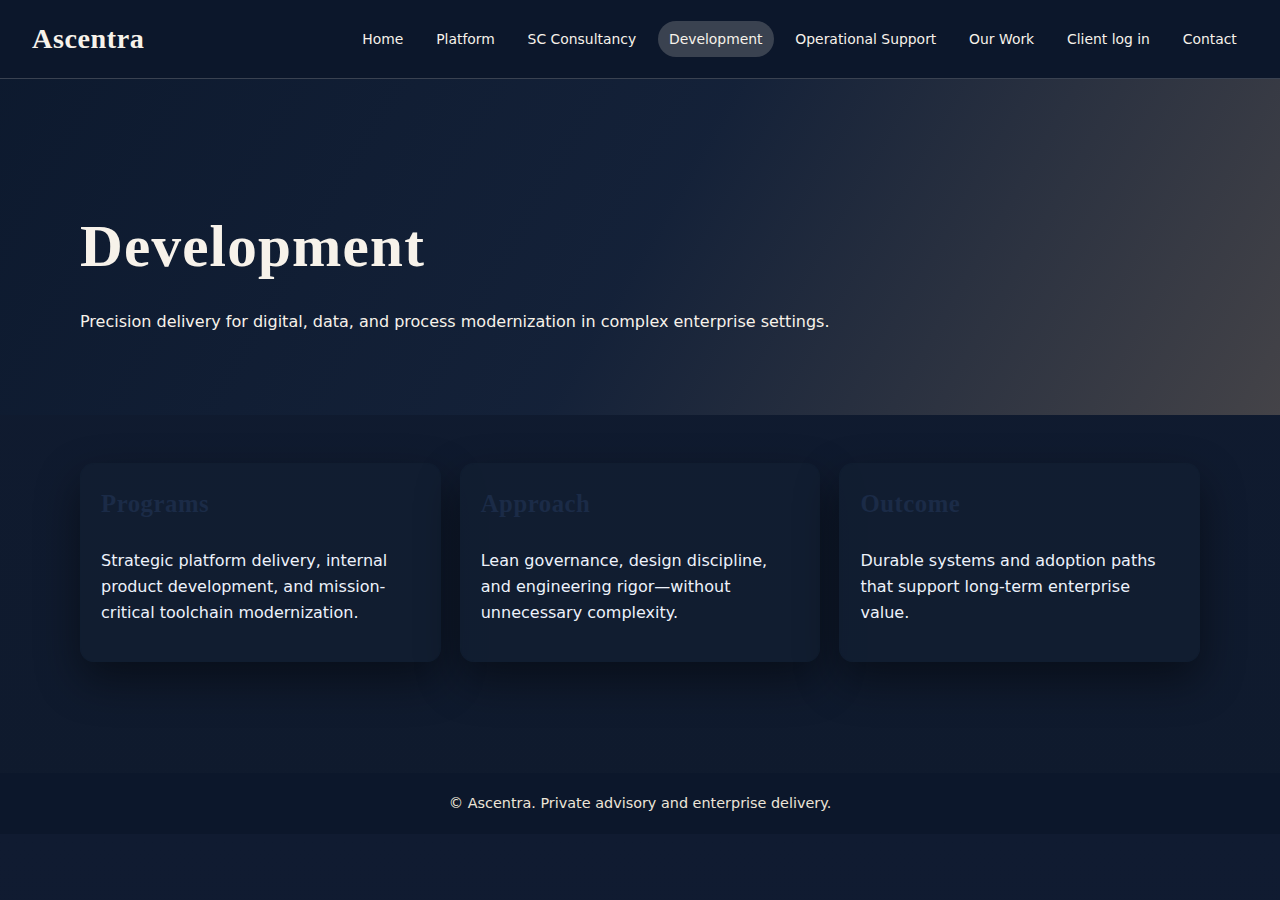
<file: ascentra-development.html>
<!DOCTYPE html>
<html lang="en">
<head>
  <meta charset="UTF-8" />
  <meta name="viewport" content="width=device-width, initial-scale=1.0" />
  <title>Ascentra Development</title>
  <link rel="icon" type="image/svg+xml" href="assets/favicon.svg" />
  <link rel="stylesheet" href="css/styles.css" />
</head>
<body>
  <header class="site-header"><div class="nav-wrap"><a class="brand" href="index.html">Ascentra</a><nav class="nav-links"><a href="index.html">Home</a><a href="platform.html">Platform</a><a href="ascentra-sc-consultancy.html">SC Consultancy</a><a href="ascentra-development.html">Development</a><a href="ascentra-operational-support.html">Operational Support</a><a href="our-work.html">Our Work</a><a href="client-login.html">Client log in</a><a href="contact.html">Contact</a></nav></div></header>
  <main><section class="page-hero"><div class="inner"><h1>Development</h1><p>Precision delivery for digital, data, and process modernization in complex enterprise settings.</p></div></section><section class="content"><div class="grid"><article class="card"><h3>Programs</h3><p>Strategic platform delivery, internal product development, and mission-critical toolchain modernization.</p></article><article class="card"><h3>Approach</h3><p>Lean governance, design discipline, and engineering rigor—without unnecessary complexity.</p></article><article class="card"><h3>Outcome</h3><p>Durable systems and adoption paths that support long-term enterprise value.</p></article></div></section></main>
  <footer class="site-footer">© Ascentra. Private advisory and enterprise delivery.</footer><script src="js/main.js"></script>
</body>
</html>
</file>
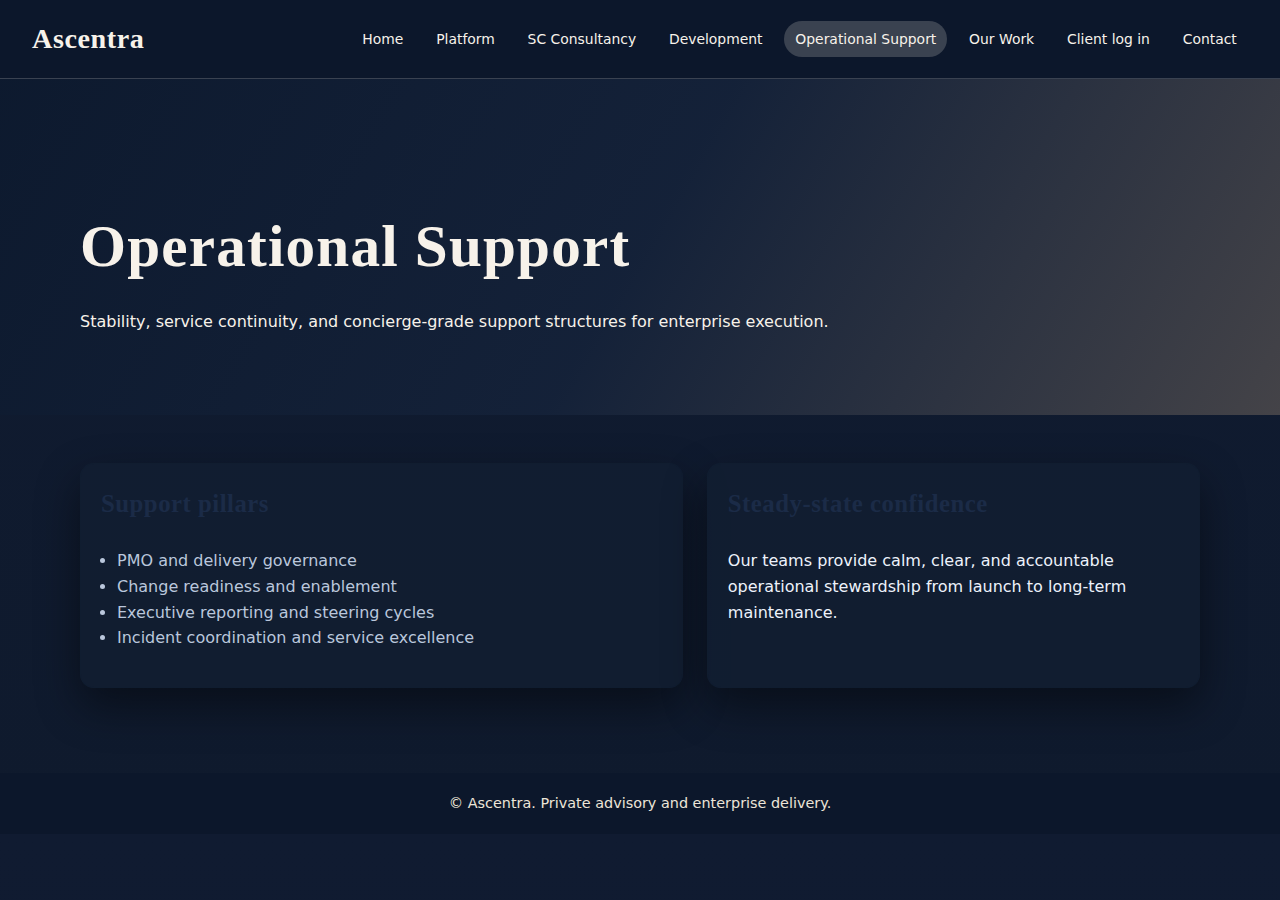
<file: ascentra-operational-support.html>
<!DOCTYPE html><html lang="en"><head>
<meta charset="UTF-8" /><meta name="viewport" content="width=device-width, initial-scale=1.0" />
<title>Ascentra Operational Support</title><link rel="icon" type="image/svg+xml" href="assets/favicon.svg" />
<link rel="stylesheet" href="css/styles.css" /></head><body>
<header class="site-header"><div class="nav-wrap"><a class="brand" href="index.html">Ascentra</a><nav class="nav-links">
<a href="index.html">Home</a><a href="platform.html">Platform</a><a href="ascentra-sc-consultancy.html">SC Consultancy</a><a href="ascentra-development.html">Development</a><a href="ascentra-operational-support.html">Operational Support</a><a href="our-work.html">Our Work</a><a href="client-login.html">Client log in</a><a href="contact.html">Contact</a>
</nav></div></header>
<main><section class="page-hero"><div class="inner"><h1>Operational Support</h1><p>Stability, service continuity, and concierge-grade support structures for enterprise execution.</p></div></section>
<section class="content"><div class="split"><article class="card"><h3>Support pillars</h3><ul class="feature-list"><li>PMO and delivery governance</li><li>Change readiness and enablement</li><li>Executive reporting and steering cycles</li><li>Incident coordination and service excellence</li></ul></article><article class="card"><h3>Steady-state confidence</h3><p>Our teams provide calm, clear, and accountable operational stewardship from launch to long-term maintenance.</p></article></div></section></main>
<footer class="site-footer">© Ascentra. Private advisory and enterprise delivery.</footer><script src="js/main.js"></script></body></html>
</file>
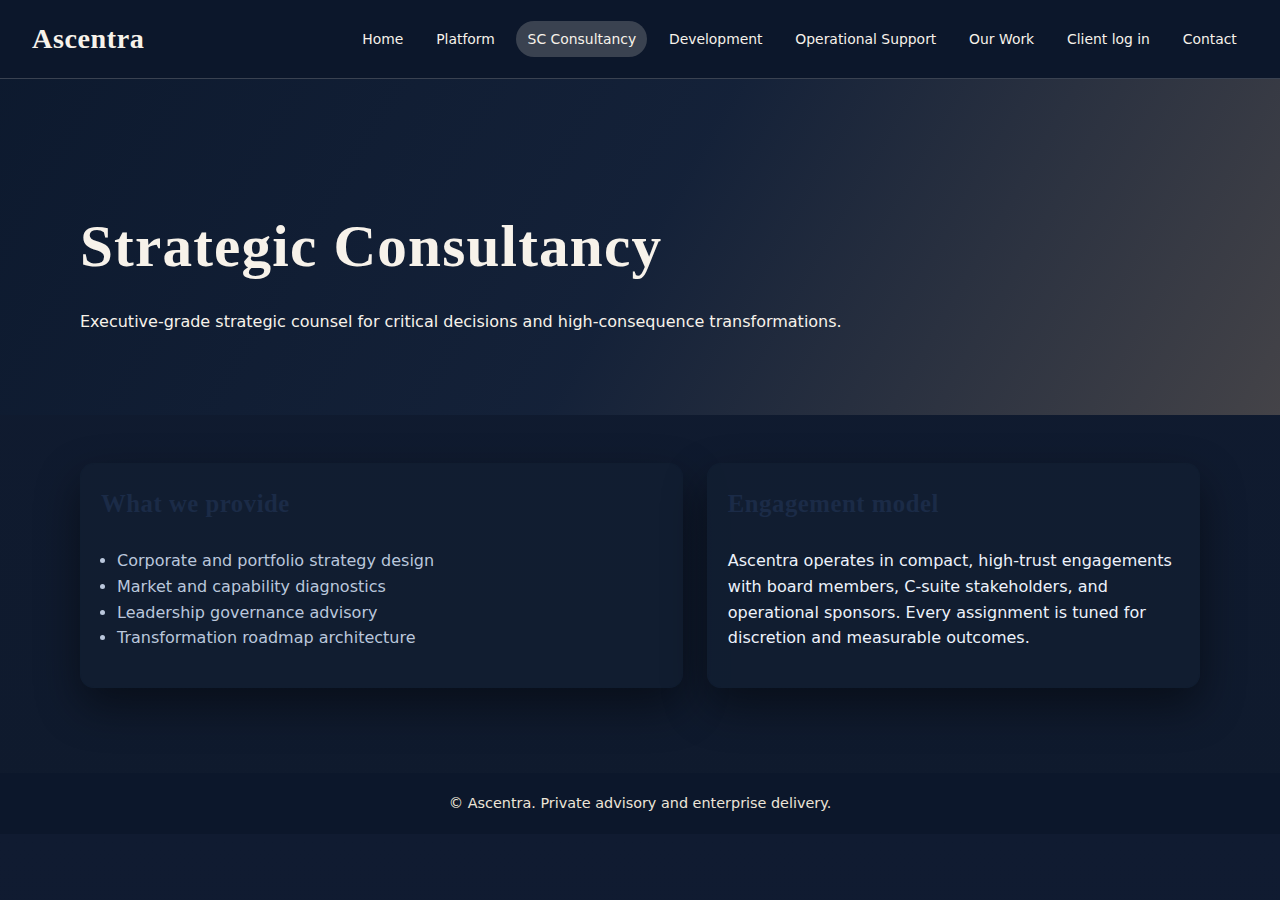
<file: ascentra-sc-consultancy.html>
<!DOCTYPE html>
<html lang="en">
<head>
  <meta charset="UTF-8" />
  <meta name="viewport" content="width=device-width, initial-scale=1.0" />
  <title>Ascentra SC Consultancy</title>
  <link rel="icon" type="image/svg+xml" href="assets/favicon.svg" />
  <link rel="stylesheet" href="css/styles.css" />
</head>
<body>
  <header class="site-header">
    <div class="nav-wrap">
      <a class="brand" href="index.html">Ascentra</a>
      <nav class="nav-links">
        <a href="index.html">Home</a><a href="platform.html">Platform</a><a href="ascentra-sc-consultancy.html">SC Consultancy</a><a href="ascentra-development.html">Development</a><a href="ascentra-operational-support.html">Operational Support</a><a href="our-work.html">Our Work</a><a href="client-login.html">Client log in</a><a href="contact.html">Contact</a>
      </nav>
    </div>
  </header>

  <main>
    <section class="page-hero"><div class="inner"><h1>Strategic Consultancy</h1><p>Executive-grade strategic counsel for critical decisions and high-consequence transformations.</p></div></section>
    <section class="content"><div class="split"><article class="card"><h3>What we provide</h3><ul class="feature-list"><li>Corporate and portfolio strategy design</li><li>Market and capability diagnostics</li><li>Leadership governance advisory</li><li>Transformation roadmap architecture</li></ul></article><article class="card"><h3>Engagement model</h3><p>Ascentra operates in compact, high-trust engagements with board members, C-suite stakeholders, and operational sponsors. Every assignment is tuned for discretion and measurable outcomes.</p></article></div></section>
  </main>

  <footer class="site-footer">© Ascentra. Private advisory and enterprise delivery.</footer>
  <script src="js/main.js"></script>
</body>
</html>
</file>
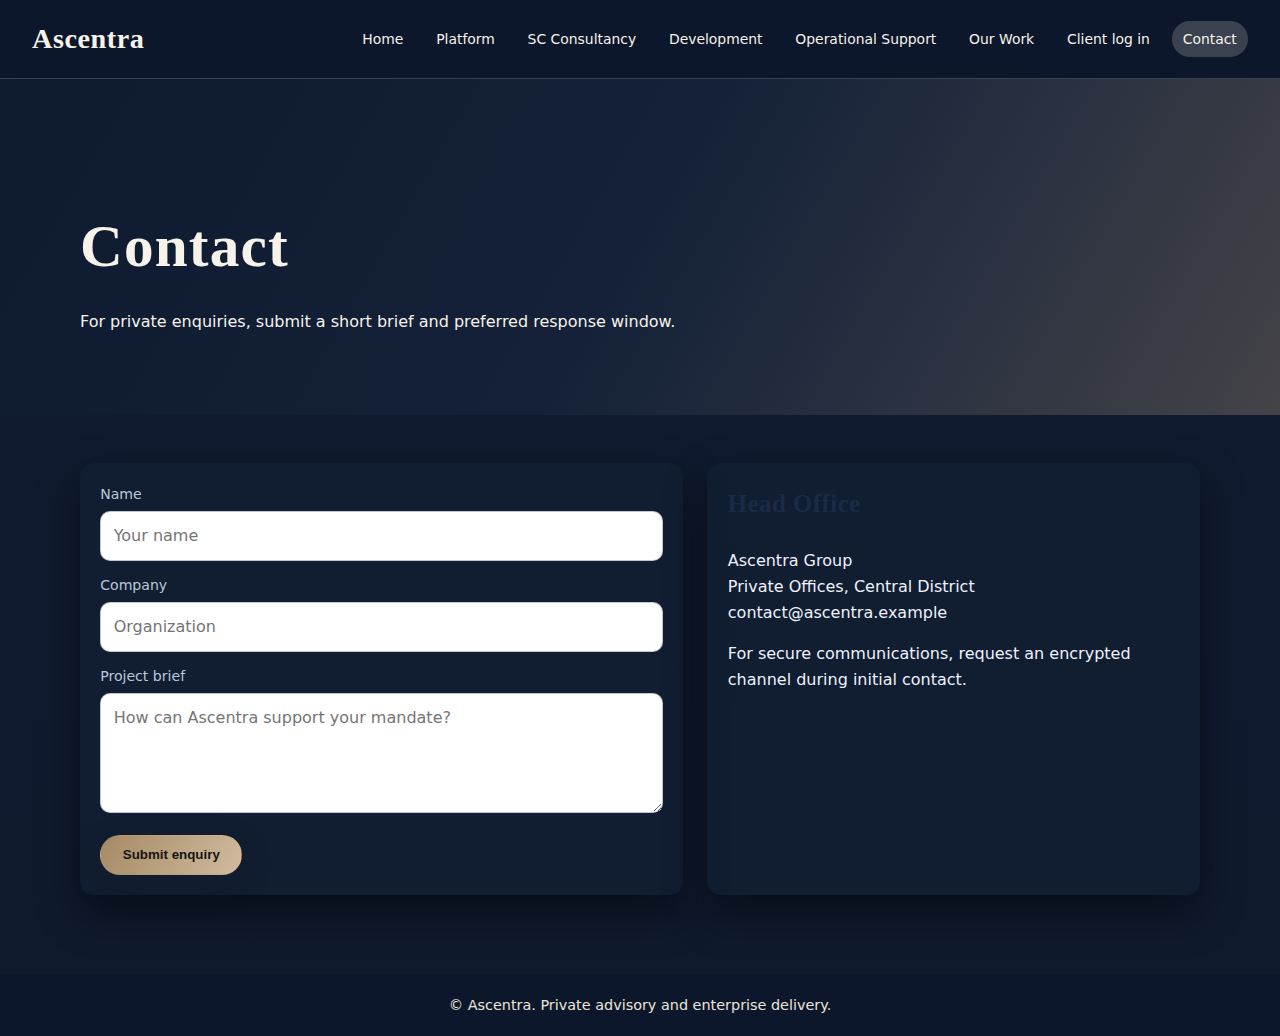
<file: contact.html>
<!DOCTYPE html><html lang="en"><head>
<meta charset="UTF-8" /><meta name="viewport" content="width=device-width, initial-scale=1.0" />
<title>Contact | Ascentra</title><link rel="icon" type="image/svg+xml" href="assets/favicon.svg" />
<link rel="stylesheet" href="css/styles.css" /></head><body>
<header class="site-header"><div class="nav-wrap"><a class="brand" href="index.html">Ascentra</a><nav class="nav-links">
<a href="index.html">Home</a><a href="platform.html">Platform</a><a href="ascentra-sc-consultancy.html">SC Consultancy</a><a href="ascentra-development.html">Development</a><a href="ascentra-operational-support.html">Operational Support</a><a href="our-work.html">Our Work</a><a href="client-login.html">Client log in</a><a href="contact.html">Contact</a>
</nav></div></header>
<main><section class="page-hero"><div class="inner"><h1>Contact</h1><p>For private enquiries, submit a short brief and preferred response window.</p></div></section>
<section class="content"><div class="split"><article class="form-panel"><form><label for="name">Name</label><input id="name" type="text" placeholder="Your name" /><label for="company">Company</label><input id="company" type="text" placeholder="Organization" /><label for="details">Project brief</label><textarea id="details" placeholder="How can Ascentra support your mandate?"></textarea><button class="btn btn-primary" type="button">Submit enquiry</button></form></article><article class="card"><h3>Head Office</h3><p>Ascentra Group
<br />Private Offices, Central District
<br />contact@ascentra.example</p><p>For secure communications, request an encrypted channel during initial contact.</p></article></div></section></main>
<footer class="site-footer">© Ascentra. Private advisory and enterprise delivery.</footer><script src="js/main.js"></script></body></html>
</file>
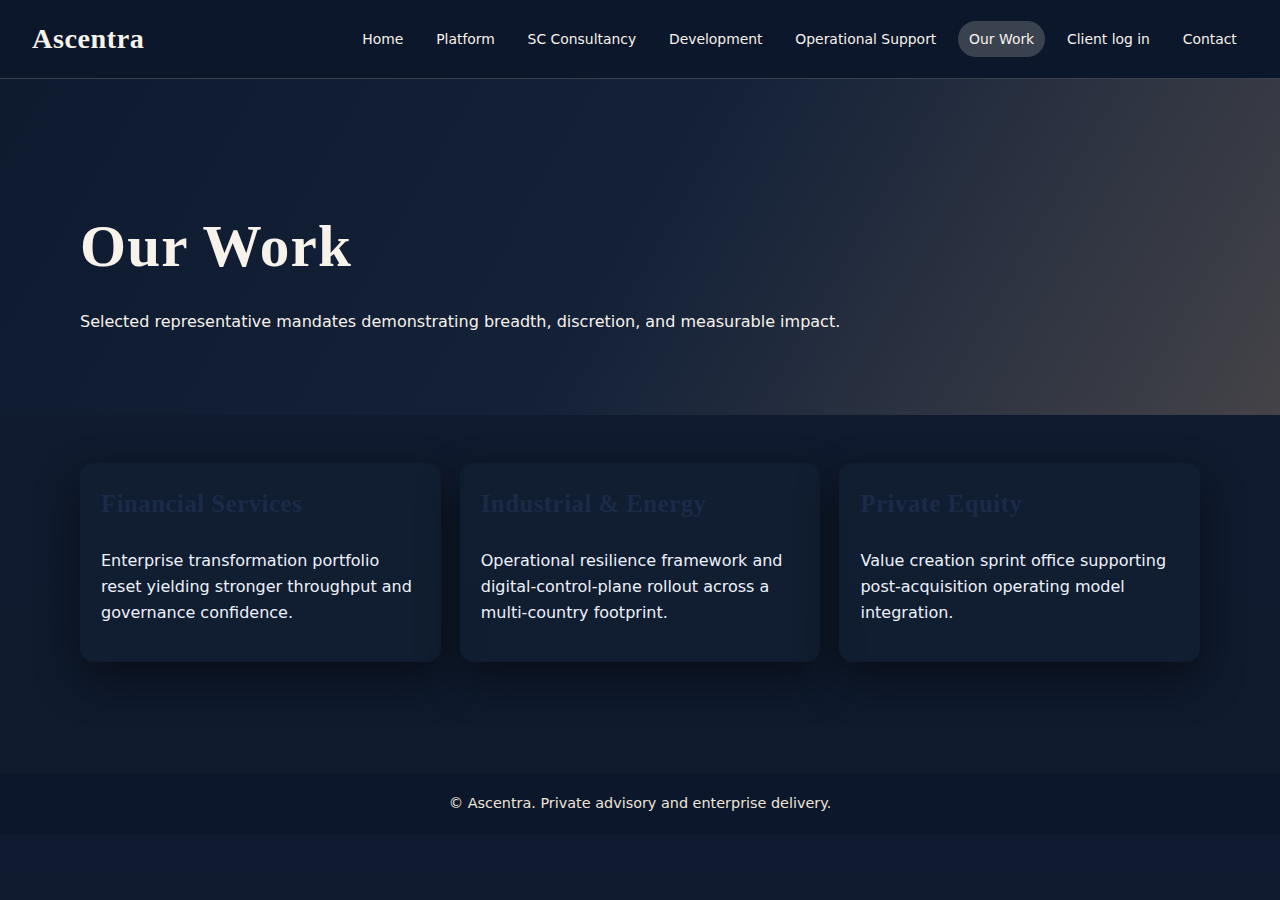
<file: our-work.html>
<!DOCTYPE html><html lang="en"><head>
<meta charset="UTF-8" /><meta name="viewport" content="width=device-width, initial-scale=1.0" />
<title>Our Work | Ascentra</title><link rel="icon" type="image/svg+xml" href="assets/favicon.svg" />
<link rel="stylesheet" href="css/styles.css" /></head><body>
<header class="site-header"><div class="nav-wrap"><a class="brand" href="index.html">Ascentra</a><nav class="nav-links">
<a href="index.html">Home</a><a href="platform.html">Platform</a><a href="ascentra-sc-consultancy.html">SC Consultancy</a><a href="ascentra-development.html">Development</a><a href="ascentra-operational-support.html">Operational Support</a><a href="our-work.html">Our Work</a><a href="client-login.html">Client log in</a><a href="contact.html">Contact</a>
</nav></div></header>
<main><section class="page-hero"><div class="inner"><h1>Our Work</h1><p>Selected representative mandates demonstrating breadth, discretion, and measurable impact.</p></div></section>
<section class="content"><div class="grid"><article class="card"><h3>Financial Services</h3><p>Enterprise transformation portfolio reset yielding stronger throughput and governance confidence.</p></article><article class="card"><h3>Industrial & Energy</h3><p>Operational resilience framework and digital-control-plane rollout across a multi-country footprint.</p></article><article class="card"><h3>Private Equity</h3><p>Value creation sprint office supporting post-acquisition operating model integration.</p></article></div></section></main>
<footer class="site-footer">© Ascentra. Private advisory and enterprise delivery.</footer><script src="js/main.js"></script></body></html>
</file>
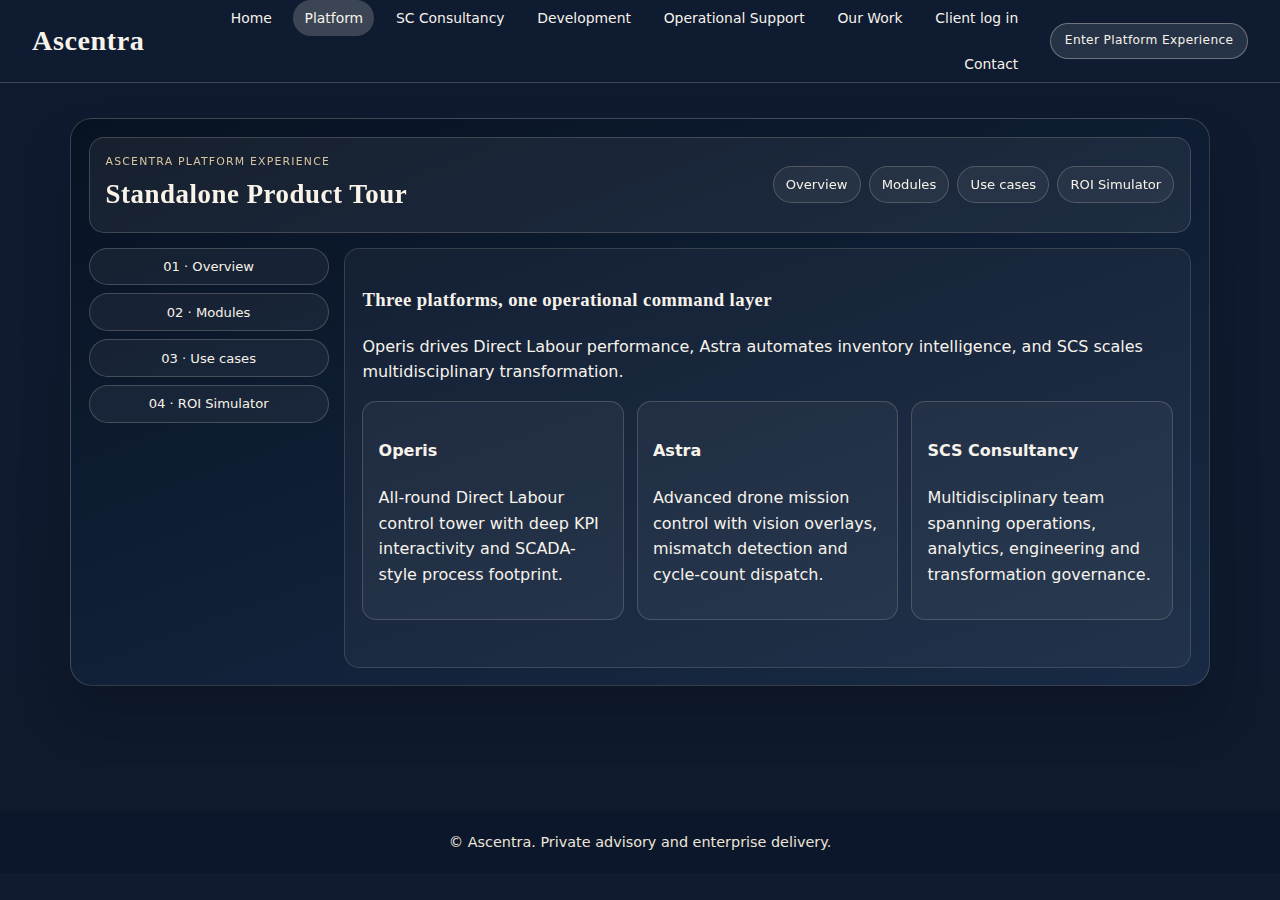
<file: platform.html>
<!DOCTYPE html>
<html lang="en">
<head>
  <meta charset="UTF-8" />
  <meta name="viewport" content="width=device-width, initial-scale=1.0" />
  <title>Ascentra Platform Experience</title>
  <link rel="icon" type="image/svg+xml" href="assets/favicon.svg" />
  <link rel="stylesheet" href="css/styles.css" />
</head>
<body>
  <header class="site-header">
    <div class="nav-wrap">
      <a class="brand" href="index.html">Ascentra</a>
      <nav class="nav-links">
        <a href="index.html">Home</a>
        <a href="platform.html">Platform</a>
        <a href="ascentra-sc-consultancy.html">SC Consultancy</a>
        <a href="ascentra-development.html">Development</a>
        <a href="ascentra-operational-support.html">Operational Support</a>
        <a href="our-work.html">Our Work</a>
        <a href="client-login.html">Client log in</a>
        <a href="contact.html">Contact</a>
      </nav>
      <a class="enter-platform-cta" href="#platform-experience" data-enter-platform>Enter Platform Experience</a>
    </div>
  </header>

  <main>
    <section class="platform-experience section standalone" id="platform-experience" data-platform-experience>
      <div class="experience-shell">
        <div class="experience-topbar">
          <div>
            <p class="experience-eyebrow">Ascentra Platform Experience</p>
            <h1>Standalone Product Tour</h1>
          </div>
          <div class="experience-route-pills">
            <button data-route="overview">Overview</button>
            <button data-route="modules">Modules</button>
            <button data-route="use-cases">Use cases</button>
            <button data-route="roi">ROI Simulator</button>
          </div>
        </div>

        <div class="experience-body">
          <aside class="experience-sidenav">
            <button data-route="overview">01 · Overview</button>
            <button data-route="modules">02 · Modules</button>
            <button data-route="use-cases">03 · Use cases</button>
            <button data-route="roi">04 · ROI Simulator</button>
          </aside>
          <section class="experience-content" id="experience-content"></section>
        </div>
      </div>
    </section>
  </main>

  <footer class="site-footer">© Ascentra. Private advisory and enterprise delivery.</footer>

  <script src="js/main.js"></script>
  <script src="js/platform-experience.js"></script>
</body>
</html>
</file>
<file: css/styles.css>
:root {
  --cream: #f5f1e8;
  --ivory: #fbf8f1;
  --navy: #101e35;
  --navy-soft: #1b2b47;
  --brown: #6b5844;
  --gold: #a58a64;
  --text: #1e2430;
  --muted: #5a6170;
  --panel: rgba(255, 255, 255, 0.74);
  --shadow: 0 18px 44px rgba(16, 30, 53, 0.12);
  --radius: 14px;
}

body[data-theme="dark"] {
  --cream: #0f1a2d;
  --ivory: #101b31;
  --text: #edf2fb;
  --muted: #bac7dc;
  --panel: rgba(18, 30, 50, 0.72);
  --shadow: 0 18px 44px rgba(0, 0, 0, 0.45);
}

body[data-palette="heritage"] {
  --navy: #2a2218;
  --navy-soft: #3f3022;
  --brown: #8b6e4f;
  --gold: #be9f76;
}

body[data-palette="midnight"] {
  --navy: #0d1e2f;
  --navy-soft: #17334a;
  --brown: #5f6978;
  --gold: #8ba3be;
}

* { box-sizing: border-box; }
html, body { margin: 0; padding: 0; }
body {
  font-family: "Inter", "Segoe UI", system-ui, -apple-system, sans-serif;
  color: var(--text);
  background: linear-gradient(180deg, var(--ivory), var(--cream));
  line-height: 1.6;
}

h1, h2, h3, .brand { font-family: "Cormorant Garamond", "Times New Roman", serif; letter-spacing: .02em; }
a { color: inherit; text-decoration: none; }

.site-header {
  position: sticky;
  top: 0;
  z-index: 30;
  background: color-mix(in oklab, var(--navy) 88%, black 12%);
  color: #f7f2ea;
  border-bottom: 1px solid rgba(247, 242, 234, .2);
  backdrop-filter: blur(8px);
}

.nav-wrap {
  width: min(1280px, 95vw);
  margin: 0 auto;
  min-height: 78px;
  display: flex;
  align-items: center;
  gap: .95rem;
}

.brand { font-size: clamp(1.45rem, 2.2vw, 2rem); font-weight: 600; flex-shrink: 0; }

.style-controls {
  display: flex;
  align-items: center;
  gap: .55rem;
  padding: .26rem .46rem;
  border-radius: 999px;
  border: 1px solid rgba(247, 242, 234, .2);
  background: rgba(255, 255, 255, .08);
}
.control-group { display: flex; gap: .35rem; }

.ui-dot {
  width: 28px; height: 28px;
  border-radius: 50%;
  border: 1px solid rgba(247, 242, 234, .45);
  background: rgba(255, 255, 255, .14);
  color: #f6f1e8;
  font-size: .62rem;
  font-weight: 700;
  letter-spacing: .05em;
  display: grid;
  place-items: center;
  cursor: pointer;
  transition: transform .2s ease, box-shadow .2s ease, border-color .2s ease;
}
.ui-dot:hover { transform: translateY(-1px) scale(1.04); }
.ui-dot.is-active { border-color: rgba(247, 242, 234, .98); box-shadow: 0 0 0 3px rgba(247, 242, 234, .23); }

.ui-theme[data-theme="dark"] { background: linear-gradient(135deg, #0d1c32, #1a2f4d); }
.ui-theme[data-theme="bright"] { background: linear-gradient(135deg, #f7f2e6, #d7c7a9); }
.ui-palette[data-palette="royal"] { background: linear-gradient(135deg, #101e35, #30508a); }
.ui-palette[data-palette="heritage"] { background: linear-gradient(135deg, #3a2a1a, #8d6f4f); }
.ui-palette[data-palette="midnight"] { background: linear-gradient(135deg, #10263a, #5f7d98); }

.nav-links { margin-left: auto; display: flex; flex-wrap: wrap; gap: .65rem; justify-content: flex-end; }
.nav-links a { padding: .42rem .7rem; border-radius: 999px; font-size: .87rem; transition: background .2s ease; }
.nav-links a:hover, .nav-links a.active { background: rgba(245, 241, 232, .2); }

.enter-platform-cta {
  flex-shrink: 0;
  margin-left: .35rem;
  padding: .45rem .85rem;
  border-radius: 999px;
  border: 1px solid rgba(247, 242, 234, .34);
  background: rgba(255, 255, 255, .1);
  font-size: .76rem;
  letter-spacing: .03em;
}

main { min-height: 70vh; }
.eyebrow { text-transform: uppercase; letter-spacing: .16em; font-size: .72rem; color: rgba(247, 242, 234, .86); font-weight: 600; margin-bottom: .7rem; }

.hero { position: relative; min-height: calc(100vh - 78px); display: grid; place-items: center; overflow: hidden; }
.hero video { position: absolute; inset: 0; width: 100%; height: 100%; object-fit: cover; }
.hero-overlay { position: absolute; inset: 0; background: linear-gradient(120deg, rgba(11, 22, 40, .74), rgba(16, 30, 53, .5) 55%, rgba(107, 88, 68, .35)); }
.hero-content { position: relative; color: #fff; width: min(1020px, 90vw); }
.hero-content h1 { font-size: clamp(3rem, 7vw, 6rem); line-height: .95; margin: 0 0 1rem; }
.hero-content p { margin: 0 0 1.5rem; width: min(680px, 100%); font-size: clamp(1rem, 2.2vw, 1.28rem); color: rgba(255, 255, 255, .95); }

.btn { display: inline-block; border: 1px solid transparent; border-radius: 999px; padding: .72rem 1.35rem; font-weight: 600; transition: transform .15s ease, box-shadow .2s ease, background .2s ease; }
.btn:hover { transform: translateY(-1px); }
.btn-primary { background: linear-gradient(120deg, var(--gold), #d1bb9f); color: #171513; box-shadow: 0 10px 30px rgba(22, 28, 38, .25); }
.btn-secondary { background: rgba(255,255,255,.11); border-color: rgba(255,255,255,.55); color: #fff; }

.section { width: min(1140px, 94vw); margin: 4rem auto; }
.section h2 { font-size: clamp(2rem, 4vw, 3rem); color: var(--navy); margin-bottom: .6rem; }
.section-intro { max-width: 760px; color: var(--muted); margin-bottom: 2rem; }

.platform-experience { opacity: .72; transform: translateY(30px); transition: opacity .6s ease, transform .6s ease; }
.platform-experience.in-view { opacity: 1; transform: translateY(0); }
.platform-experience.standalone { opacity: 1; transform: none; margin-top: 2.2rem; }
body.experience-active .site-header { background: color-mix(in oklab, var(--navy) 94%, black 6%); }

.experience-shell { background: linear-gradient(160deg, rgba(8, 18, 33, .96), rgba(16, 31, 54, .95), rgba(26, 44, 70, .94)); border: 1px solid rgba(229, 217, 199, .2); border-radius: 22px; padding: 1.1rem; box-shadow: 0 28px 46px rgba(8, 14, 24, .34); }
.experience-topbar { position: sticky; top: 86px; z-index: 4; display: flex; align-items: center; justify-content: space-between; gap: 1rem; padding: .95rem 1rem; border: 1px solid rgba(229, 217, 199, .2); border-radius: 15px; background: rgba(255,255,255,.06); backdrop-filter: blur(10px); }
.experience-topbar h1, .experience-topbar h2 { margin: 0; color: #f9f3e8; font-size: clamp(1.4rem, 2.1vw, 2rem); }
.experience-eyebrow { margin: 0 0 .2rem; color: #d9c5a0; text-transform: uppercase; letter-spacing: .11em; font-size: .68rem; }
.experience-route-pills, .experience-sidenav { display: flex; gap: .5rem; }
.experience-route-pills button, .experience-sidenav button { border: 1px solid rgba(233,225,212,.22); background: rgba(255,255,255,.05); color: #f7f2e8; padding: .46rem .76rem; border-radius: 999px; font: inherit; font-size: .82rem; cursor: pointer; transition: transform .2s ease, border-color .25s ease, background .25s ease; }
.experience-route-pills button:hover, .experience-sidenav button:hover, .experience-route-pills button.active, .experience-sidenav button.active { transform: translateY(-1px); border-color: rgba(225,195,152,.8); background: rgba(197,166,123,.2); }
.experience-body { margin-top: .95rem; display: grid; grid-template-columns: 240px 1fr; gap: .95rem; }
.experience-sidenav { flex-direction: column; position: sticky; top: 174px; align-self: start; }
.experience-content { min-height: 420px; border: 1px solid rgba(229,217,199,.16); border-radius: 15px; padding: 1.1rem; background: rgba(255,255,255,.04); color: #f7f3eb; }
.xp-grid { display: grid; grid-template-columns: repeat(3, minmax(0,1fr)); gap: .8rem; }
.xp-card { border: 1px solid rgba(229,217,199,.2); border-radius: 14px; padding: .95rem; background: rgba(255,255,255,.04); transition: transform .25s ease, border-color .25s ease, box-shadow .25s ease; }
.xp-card:hover { transform: translateY(-4px); border-color: rgba(225,195,152,.8); box-shadow: 0 14px 26px rgba(0,0,0,.24); }
.xp-kpis { display: grid; grid-template-columns: repeat(4, minmax(0,1fr)); gap: .6rem; margin-top: .8rem; }
.kpi-tile { background: rgba(255,255,255,.06); border: 1px solid rgba(229,217,199,.2); border-radius: 12px; padding: .7rem; }
.kpi-tile strong { display: block; font-size: 1.35rem; color: #f1d6ad; }
.roi-controls { display: grid; grid-template-columns: repeat(3, minmax(0,1fr)); gap: .8rem; margin-top: .8rem; }
.roi-controls label { color: #e7dccb; font-size: .85rem; }
.roi-controls input[type="range"] { width: 100%; margin: .45rem 0 0; accent-color: #cfaf7f; }

.selector-wrap { margin-top: 5rem; padding: 2.6rem; border-radius: 24px; background: radial-gradient(circle at 0% 0%, rgba(165,138,100,.24), transparent 36%), linear-gradient(160deg, var(--navy) 0%, var(--navy-soft) 50%, color-mix(in oklab, var(--brown) 36%, var(--navy-soft) 64%) 100%); border: 1px solid rgba(245,241,232,.18); box-shadow: 0 35px 60px rgba(6,13,24,.35); }
.selector-head h2, .selector-head .section-intro { color: #f7f2ea; }
.selector-head .section-intro { opacity: .9; }
.platform-selector { margin-top: 1.5rem; display: grid; grid-template-columns: repeat(3, minmax(0,1fr)); gap: 1rem; }
.platform-card { --x:50%; --y:50%; position: relative; overflow: hidden; min-height: 280px; border-radius: 18px; padding: 1.2rem; border: 1px solid rgba(247,242,234,.2); background: linear-gradient(165deg, rgba(255,255,255,.14), rgba(255,255,255,.04)); box-shadow: inset 0 1px 0 rgba(255,255,255,.2), 0 16px 30px rgba(9,15,27,.35); transition: transform .35s cubic-bezier(.2,.65,.25,1), border-color .3s ease, box-shadow .35s ease; animation: revealUp .8s ease both; }
.platform-card:nth-child(2) { animation-delay: .1s; }
.platform-card:nth-child(3) { animation-delay: .2s; }
.platform-card::before { content:''; position: absolute; inset: 0; background: radial-gradient(420px circle at var(--x) var(--y), rgba(255,255,255,.22), transparent 52%); opacity: 0; transition: opacity .3s ease; }
.platform-card:hover, .platform-card:focus-visible { transform: translateY(-8px) scale(1.01); border-color: rgba(215,189,151,.78); box-shadow: inset 0 1px 0 rgba(255,255,255,.28), 0 25px 45px rgba(0,0,0,.38); }
.platform-card:hover::before, .platform-card:focus-visible::before { opacity: 1; }
.platform-shimmer { position: absolute; inset: 0; background: linear-gradient(115deg, transparent 30%, rgba(255,255,255,.35) 50%, transparent 70%); transform: translateX(-140%); transition: transform .7s ease; }
.platform-card:hover .platform-shimmer, .platform-card:focus-visible .platform-shimmer { transform: translateX(140%); }
.platform-label { display: inline-block; font-size: .72rem; text-transform: uppercase; letter-spacing: .12em; color: #dbc8a9; margin-bottom: .75rem; }
.platform-card h3, .platform-card p, .platform-cta { position: relative; z-index: 1; color: #f6f1e8; }
.platform-card h3 { font-size: clamp(1.65rem, 2.2vw, 2.1rem); margin: 0 0 .5rem; }
.platform-card p { color: rgba(246,241,232,.88); margin-bottom: 1.1rem; }
.platform-cta { display: inline-flex; align-items: center; gap: .4rem; font-weight: 600; color: #edd5af; }

.grid { display: grid; grid-template-columns: repeat(auto-fit, minmax(230px,1fr)); gap: 1.2rem; }
.card { background: var(--panel); border: 1px solid rgba(16,30,53,.12); border-radius: var(--radius); padding: 1.25rem; box-shadow: var(--shadow); }
.card h3 { margin-top: 0; font-size: 1.55rem; color: var(--navy-soft); }

.page-hero { background: linear-gradient(120deg, color-mix(in oklab, var(--navy) 92%, black 8%), color-mix(in oklab, var(--navy-soft) 86%, black 14%), color-mix(in oklab, var(--brown) 52%, var(--navy-soft) 48%)); color: #f7f2ea; padding: 5rem 0 4rem; }
.page-hero .inner, .content { width: min(1120px, 92vw); margin: 0 auto; }
.page-hero h1 { font-size: clamp(2.2rem, 5vw, 3.7rem); margin-bottom: .7rem; }
.content { padding: 3rem 0 1rem; }
.split { display: grid; grid-template-columns: 1.1fr .9fr; gap: 1.5rem; }
ul.feature-list { padding-left: 1rem; color: var(--muted); }
.form-panel, .portal-panel { background: var(--panel); border: 1px solid rgba(16,30,53,.12); border-radius: var(--radius); padding: 1.2rem; box-shadow: var(--shadow); }
label { display: block; font-size: .88rem; color: var(--muted); margin-bottom: .35rem; }
input, textarea, select { width: 100%; margin-bottom: .85rem; padding: .68rem .78rem; border: 1px solid rgba(16,30,53,.25); border-radius: 10px; background: #fff; color: #1e2430; font: inherit; }
textarea { min-height: 120px; resize: vertical; }
.portal-layout { display: grid; grid-template-columns: minmax(260px, 340px) 1fr; gap: 1.2rem; align-items: start; }
.status { font-size: .9rem; margin-bottom: .85rem; color: var(--muted); }
.ticket-list { list-style: none; padding: 0; margin: 0; display: grid; gap: .7rem; }
.ticket-item { border: 1px solid rgba(16,30,53,.12); border-radius: 12px; padding: .8rem; background: color-mix(in oklab, var(--cream) 78%, white 22%); }
.ticket-meta { color: var(--muted); font-size: .85rem; }
.site-footer { margin-top: 4rem; background: color-mix(in oklab, var(--navy) 88%, black 12%); color: #ece5d8; padding: 1.2rem 0; text-align: center; font-size: .9rem; }

@media (max-width: 1200px) {
  .nav-wrap { flex-wrap: wrap; padding: .7rem 0; }
  .style-controls { order: 3; width: 100%; justify-content: center; }
  .nav-links { width: 100%; justify-content: center; margin-left: 0; }
  .enter-platform-cta { order: 4; }
}

@media (max-width: 1050px) {
  .platform-selector { grid-template-columns: 1fr; }
  .experience-topbar { position: static; }
  .experience-body { grid-template-columns: 1fr; }
  .experience-sidenav { position: static; flex-direction: row; flex-wrap: wrap; }
  .xp-grid, .xp-kpis, .roi-controls { grid-template-columns: 1fr 1fr; }
}

@media (max-width: 850px) {
  .hero { min-height: 74vh; }
  .hero-content h1 { font-size: clamp(2.4rem, 12vw, 4rem); }
  .style-controls { gap: .45rem; }
  .ui-dot { width: 26px; height: 26px; }
  .split, .portal-layout { grid-template-columns: 1fr; }
}

@media (max-width: 700px) {
  .xp-grid, .xp-kpis, .roi-controls { grid-template-columns: 1fr; }
  .experience-route-pills { flex-wrap: wrap; }
}

@keyframes revealUp {
  from { opacity: 0; transform: translateY(26px) scale(.98); }
  to { opacity: 1; transform: translateY(0) scale(1); }
}

.platform-grid { grid-template-columns: repeat(3, minmax(0, 1fr)); }
.platform-launch { text-align: left; color: inherit; font: inherit; cursor: pointer; }
.kpi-inline { margin-top: 1rem; display: grid; grid-template-columns: repeat(3, minmax(0, 1fr)); gap: .6rem; }

.operis-overlay {
  position: fixed;
  inset: 0;
  background: rgba(5, 10, 18, 0.72);
  display: grid;
  place-items: center;
  opacity: 0;
  pointer-events: none;
  transition: opacity .3s ease;
  z-index: 60;
}

.operis-overlay.active { opacity: 1; pointer-events: all; }

.operis-panel {
  width: min(1240px, 96vw);
  max-height: 90vh;
  overflow: auto;
  background: linear-gradient(160deg, #0f1f34, #152d4b);
  border: 1px solid rgba(230, 220, 200, 0.25);
  border-radius: 16px;
  padding: 1rem;
  transform: translateX(40px) scale(.98);
  transition: transform .35s ease;
}

.operis-overlay.active .operis-panel { transform: translateX(0) scale(1); }
.operis-head { display: flex; justify-content: space-between; align-items: center; }
.operis-head h4 { margin: 0; color: #f8f2e9; }

.operis-chart { margin-top: .9rem; display: grid; gap: .5rem; }
.bar-row { display: grid; grid-template-columns: 100px 1fr 90px; align-items: center; gap: .6rem; font-size: .85rem; }
.bar-row div { height: 10px; border-radius: 999px; background: rgba(255,255,255,.14); overflow: hidden; }
.bar-row i { display: block; height: 100%; background: linear-gradient(90deg, #78a7ff, #d0b07f); }
.bar-row.below i { background: linear-gradient(90deg, #ca6b6b, #e49f6f); }

.picker-table-wrap { margin-top: .9rem; overflow: auto; }
.picker-table { width: 100%; border-collapse: collapse; color: #f5efdf; font-size: .9rem; }
.picker-table th, .picker-table td { padding: .45rem .5rem; border-bottom: 1px solid rgba(255,255,255,.12); text-align: left; }
.picker-table tr.below td:last-child { color: #ffc4a2; }

.mission-controls { display: flex; flex-wrap: wrap; gap: .5rem; margin-bottom: .8rem; }
.mission-btn {
  border: 1px solid rgba(233,225,212,.22);
  background: rgba(255,255,255,.05);
  color: #f7f2e8;
  padding: .42rem .78rem;
  border-radius: 999px;
  cursor: pointer;
}
.mission-btn.active { border-color: rgba(225,195,152,.8); background: rgba(197,166,123,.2); }

.warehouse-sim {
  position: relative;
  display: grid;
  grid-template-columns: repeat(6, minmax(0, 1fr));
  gap: .45rem;
  padding: .7rem;
  border: 1px solid rgba(229,217,199,.2);
  border-radius: 12px;
  background: rgba(255,255,255,.04);
}
.rack {
  border: 1px solid rgba(229,217,199,.2);
  border-radius: 8px;
  padding: .55rem;
  text-align: center;
  font-size: .78rem;
  background: rgba(255,255,255,.03);
}
.rack.scanned { border-color: rgba(225,195,152,.8); background: rgba(197,166,123,.2); }
.drone {
  position: absolute;
  width: 16px;
  height: 16px;
  border-radius: 50%;
  background: radial-gradient(circle, #9ad6ff, #4da1df);
  box-shadow: 0 0 16px rgba(104, 193, 255, .75);
  transition: left .26s linear, top .26s linear;
  left: 12px;
  top: 12px;
}

.chip-row { display: flex; gap: .5rem; margin-bottom: .75rem; }

@media (max-width: 1050px) {
  .platform-grid, .kpi-inline { grid-template-columns: 1fr; }
  .warehouse-sim { grid-template-columns: repeat(3, minmax(0, 1fr)); }
}

/* Latest platform rewrite overrides */
.ui-dot { width: 22px; height: 22px; font-size: .52rem; }

.header-client-link {
  flex-shrink: 0;
  margin-left: .35rem;
  padding: .42rem .82rem;
  border-radius: 999px;
  border: 1px solid rgba(247, 242, 234, .34);
  background: rgba(255, 255, 255, .1);
  font-size: .74rem;
  letter-spacing: .03em;
}

.chart-grid {
  margin-top: .85rem;
  display: grid;
  grid-template-columns: 1.15fr 1fr 1fr;
  gap: .8rem;
}

.chart-card {
  border: 1px solid rgba(230,220,200,.18);
  border-radius: 12px;
  padding: .7rem;
  background: rgba(255,255,255,.03);
}

.chart-card h5 { margin: .1rem 0 .4rem; font-size: .94rem; color: #f5eddd; }
.line-chart { width: 100%; height: 170px; }

.pie-chart {
  width: 126px;
  height: 126px;
  border-radius: 50%;
  margin: .2rem auto .5rem;
  border: 1px solid rgba(255,255,255,.18);
}

.pie-legend { list-style: none; margin: 0; padding: 0; font-size: .82rem; color: #e5dccf; }
.pie-legend li { display: flex; align-items: center; gap: .4rem; margin-bottom: .2rem; }
.pie-legend .dot { width: 10px; height: 10px; border-radius: 50%; display: inline-block; }
.pie-legend .green { background: #77d49c; }
.pie-legend .amber { background: #d8b46a; }
.pie-legend .red { background: #d47a7a; }

.station-grid {
  display: grid;
  grid-template-columns: repeat(6, minmax(0, 1fr));
  gap: .5rem;
  margin-top: .5rem;
}

.station {
  border-radius: 10px;
  border: 1px solid transparent;
  padding: .5rem;
  text-align: left;
  color: #fff;
  cursor: pointer;
}
.station strong { display: block; font-size: .78rem; }
.station small { opacity: .9; font-size: .73rem; }
.station.green { background: rgba(51,150,96,.45); border-color: rgba(109,214,153,.7); }
.station.amber { background: rgba(173,123,48,.45); border-color: rgba(235,189,102,.75); }
.station.red { background: rgba(166,74,74,.5); border-color: rgba(231,135,135,.78); }

.drone-vehicle {
  position: absolute;
  width: 34px;
  height: 34px;
  transition: left .28s linear, top .28s linear;
  left: 8px;
  top: 8px;
  z-index: 3;
}
.drone-body {
  position: absolute;
  inset: 10px;
  border-radius: 50%;
  background: radial-gradient(circle, #b8e7ff, #4eaee8);
  box-shadow: 0 0 16px rgba(104, 193, 255, .7);
}
.rotor {
  position: absolute;
  width: 9px;
  height: 9px;
  border-radius: 50%;
  border: 1px solid rgba(190,230,255,.8);
  background: rgba(58,116,161,.55);
  animation: spin .6s linear infinite;
}
.r1 { top: 0; left: 0; }
.r2 { top: 0; right: 0; }
.r3 { bottom: 0; left: 0; }
.r4 { bottom: 0; right: 0; }
@keyframes spin { from { transform: rotate(0); } to { transform: rotate(360deg); } }

.pallet-face { position: relative; }
.box-grid { display: grid; grid-template-columns: repeat(3, 1fr); gap: 2px; margin-bottom: 4px; }
.box { height: 10px; border-radius: 2px; background: rgba(215,190,150,.35); border: 1px solid rgba(240,220,180,.24); }
.scan-lines {
  position: absolute;
  inset: 0;
  opacity: 0;
  background: repeating-linear-gradient(0deg, rgba(110,195,255,.9) 0 2px, transparent 2px 7px);
}
.scan-lines.active { opacity: .95; animation: sweep .28s linear infinite; }
@keyframes sweep { from { transform: translateY(-2px); } to { transform: translateY(2px); } }

.report-list { margin: 0; padding-left: 1rem; color: #e8dbc8; font-size: .86rem; }
.report-list li { margin-bottom: .3rem; }

@media (max-width: 1180px) {
  .chart-grid { grid-template-columns: 1fr; }
  .station-grid { grid-template-columns: repeat(3, minmax(0, 1fr)); }
}

@media (max-width: 850px) {
  .header-client-link { order: 4; }
  .station-grid { grid-template-columns: repeat(2, minmax(0, 1fr)); }
}

/* Premium first-visit splashscreen */
.splashscreen {
  position: fixed;
  inset: 0;
  background: linear-gradient(170deg, #fbf8f1, #f2eee4);
  display: grid;
  place-items: center;
  z-index: 120;
  transition: opacity .6s ease, visibility .6s ease;
}
.splashscreen.hide { opacity: 0; visibility: hidden; }
.splash-inner { text-align: center; }
.splash-inner p { margin: 0 0 .4rem; text-transform: uppercase; letter-spacing: .2em; color: #6b5844; font-size: .68rem; }
.splash-inner h1 { margin: 0; font-size: clamp(2.4rem, 9vw, 5.4rem); color: #101e35; }
.splash-inner span { display: block; width: 120px; height: 2px; background: linear-gradient(90deg, transparent, #6b5844, transparent); margin: .9rem auto 0; }
body.splash-active { overflow: hidden; }

.preface { margin-top: 3.2rem; }
.impact-band { display: grid; grid-template-columns: 1.2fr .8fr; gap: 1rem; align-items: start; }
.impact-band h2 { margin-top: 0; }

.chatbot .chat-log {
  height: 170px;
  overflow: auto;
  border: 1px solid rgba(230,220,200,.2);
  border-radius: 10px;
  padding: .55rem;
  background: rgba(255,255,255,.04);
}
.msg { margin-bottom: .4rem; padding: .45rem .5rem; border-radius: 8px; font-size: .84rem; }
.msg.bot { background: rgba(120,170,220,.18); }
.msg.user { background: rgba(212,180,118,.2); text-align: right; }
.chat-input { margin-top: .5rem; display: grid; grid-template-columns: 1fr auto; gap: .45rem; }
.chat-input input { margin: 0; background: rgba(255,255,255,.94); }
.chat-input button { border-radius: 999px; border: 1px solid rgba(230,220,200,.3); background: rgba(255,255,255,.14); color: #fff; padding: .4rem .75rem; }

.day-target {
  margin-top: .75rem;
  border: 1px solid rgba(230,220,200,.22);
  border-radius: 10px;
  padding: .6rem;
  background: rgba(255,255,255,.05);
}
.day-target strong { color: #f7e1b8; display: block; margin-bottom: .2rem; }
.day-target p { margin: 0; color: #e7ddcc; font-size: .86rem; }

.rack.mismatch { border-color: rgba(231,117,117,.92); background: rgba(183,74,74,.24); }
.rack.mismatch small { color: #ffd5d5; }
.vision-toast {
  margin: .6rem 0;
  opacity: 0;
  transform: translateY(8px);
  background: rgba(112,180,238,.18);
  border: 1px solid rgba(149,205,250,.45);
  border-radius: 10px;
  padding: .5rem .65rem;
  color: #d9ecff;
  font-size: .84rem;
  transition: opacity .2s ease, transform .2s ease;
}
.vision-toast.show { opacity: 1; transform: translateY(0); }

@media (max-width: 980px) {
  .impact-band { grid-template-columns: 1fr; }
}
</file>
